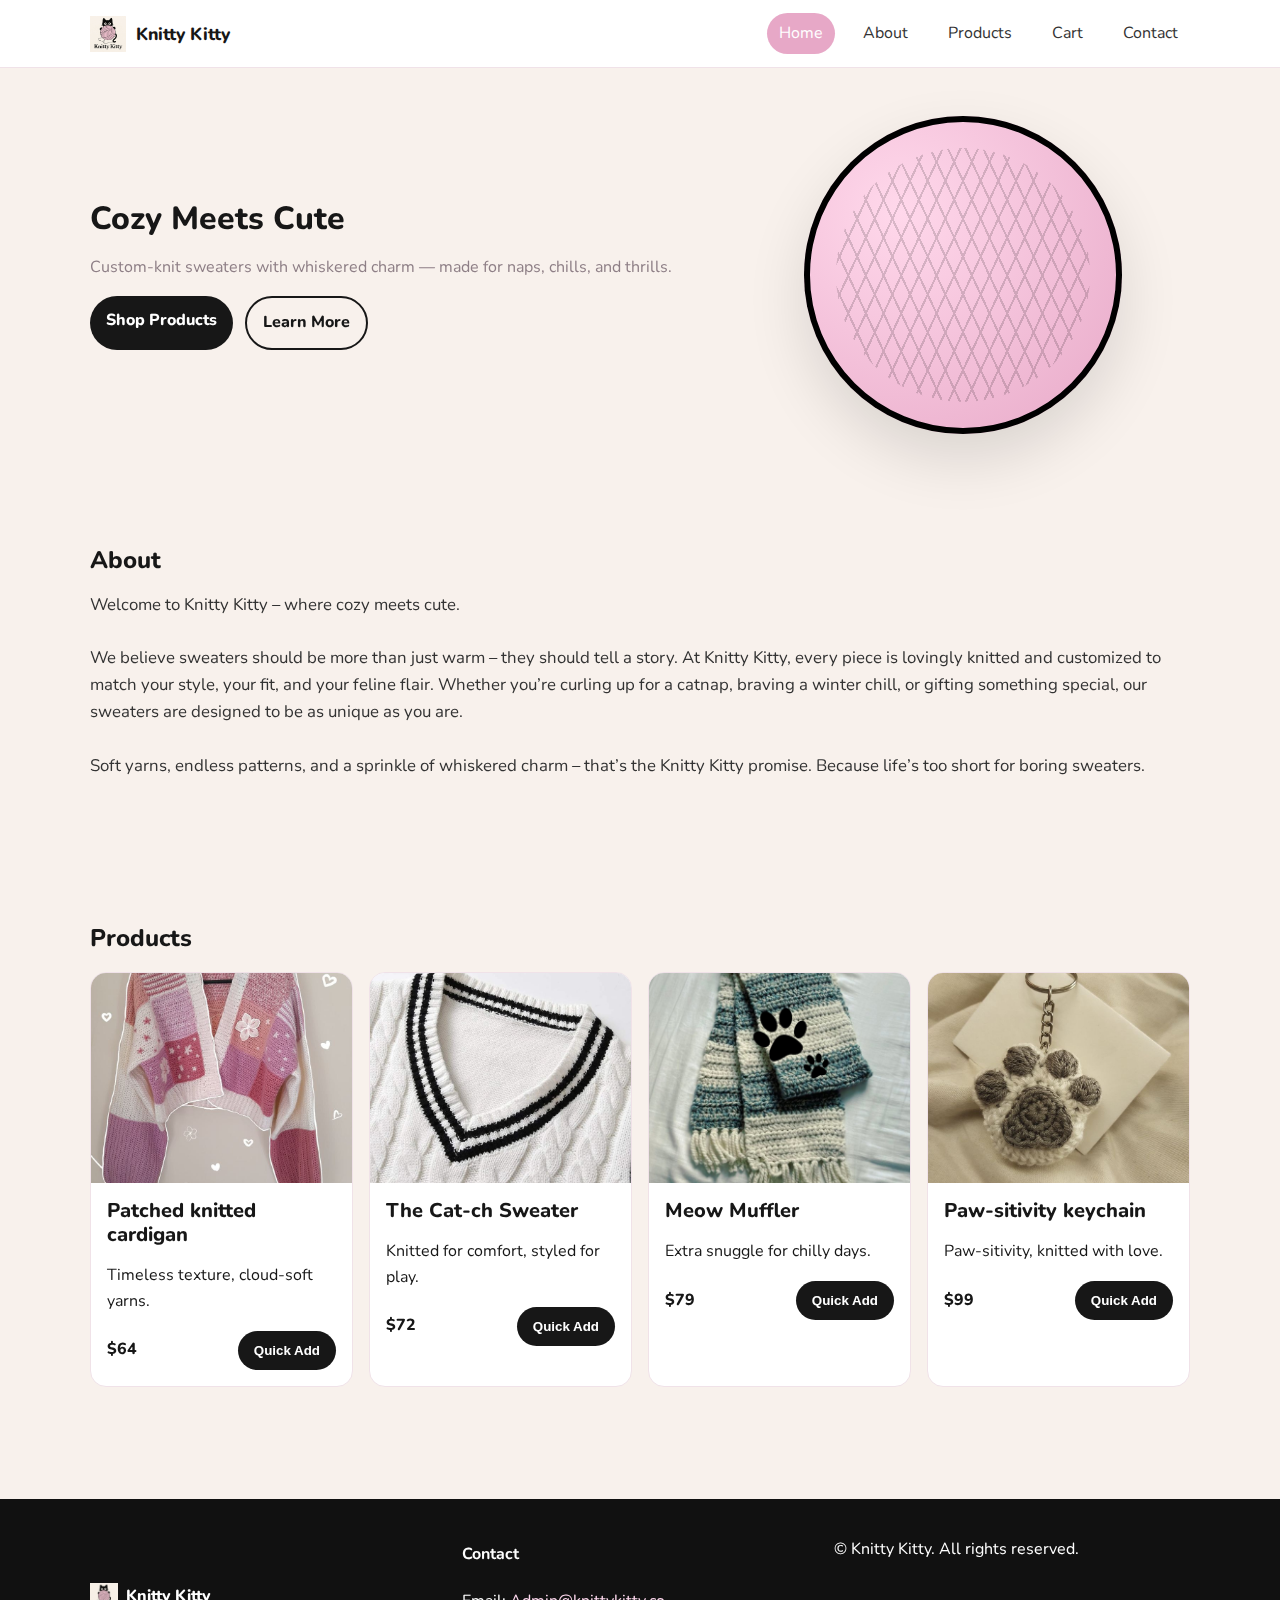
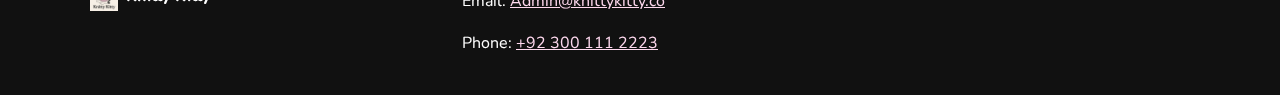
<file: knitty kitty/index.html>
<!doctype html>
<html lang="en">
<head>
  <meta charset="utf-8" />
  <meta name="viewport" content="width=device-width, initial-scale=1" />
  <title>Knitty Kitty — Cozy Meets Cute</title>
  <link rel="stylesheet" href="styles.css" />
  <script defer src="app.js"></script>
  <script defer src="cart.js"></script>
  <link rel="preconnect" href="https://fonts.googleapis.com">
  <link rel="preconnect" href="https://fonts.gstatic.com" crossorigin>
  <link href="https://fonts.googleapis.com/css2?family=Nunito:wght@400;600;800&display=swap" rel="stylesheet">
</head>
<body>
  <!-- NAVBAR -->
  <header class="navbar">
    <div class="nav-inner container">
      <a class="brand" href="index.html">
        <img src="assets/logo.jpg" alt="Knitty Kitty logo" class="logo">
        <span>Knitty Kitty</span>
      </a>

      <nav id="nav-links" class="nav-links">
        <a href="index.html#home" class="active">Home</a>
        <a href="index.html#about">About</a>
        <a href="index.html#products">Products</a>
        <a href="cart.html">Cart</a>
        <a href="#contact">Contact</a>
      </nav>

      <button id="hamburger" class="hamburger" aria-label="Menu" aria-expanded="false">
        <span></span><span></span><span></span>
      </button>
    </div>
  </header>

  <!-- HERO / HOME -->
  <main id="home" class="hero container">
    <div class="hero-content">
      <h1>Cozy Meets Cute</h1>
      <p>Custom-knit sweaters with whiskered charm — made for naps, chills, and thrills.</p>
      <div class="hero-actions">
        <a class="btn btn-dark" href="#products">Shop Products</a>
        <a class="btn btn-outline" href="#about">Learn More</a>
      </div>
    </div>
    <div class="hero-art">
      <!-- Decorative yarn ball -->
      <div class="yarn"></div>
    </div>
  </main>

  <!-- ABOUT -->
  <section id="about" class="section container">
    <h2>About</h2>
    <p class="lead">
      Welcome to Knitty Kitty – where cozy meets cute.<br><br>
      We believe sweaters should be more than just warm – they should tell a story. At Knitty Kitty,
      every piece is lovingly knitted and customized to match your style, your fit, and your feline flair.
      Whether you’re curling up for a catnap, braving a winter chill, or gifting something special,
      our sweaters are designed to be as unique as you are.<br><br>
      Soft yarns, endless patterns, and a sprinkle of whiskered charm – that’s the Knitty Kitty promise.
      Because life’s too short for boring sweaters.
    </p>
  </section>

  <!-- PRODUCTS -->
  <section id="products" class="section container">
    <h2>Products</h2>
    <div class="grid">
      <!-- Product 1 -->
      <article class="card">
        <a href="product1.html" class="card-media">
          <img src="assets/cardigan.jpg" alt="Patched knitted cardigan">
        </a>
        <div class="card-body">
          <h3><a href="product1.html">Patched knitted cardigan</a></h3>
          <p>Timeless texture, cloud-soft yarns.</p>
          <div class="price-row">
            <span class="price">$64</span>
            <button class="btn btn-dark add-quick"
             data-id="1" 
             data-name="Patched knitted cardigan" 
             data-price="64" 
             data-image="assets/cardigan.jpg">Quick Add</button>
          </div>
        </div>
      </article>
      <!-- Product 2 -->
      <article class="card">
        <a href="product2.html" class="card-media">
          <img src="assets/catch.jpg" alt="The Cat-ch Sweater">
        </a>
        <div class="card-body">
          <h3><a href="product2.html">The Cat-ch Sweater</a></h3>
          <p> Knitted for comfort, styled for play.</p>
          <div class="price-row">
            <span class="price">$72</span>
            <button class="btn btn-dark add-quick" data-id="2" data-name="The Cat-ch Sweater" data-price="72" data-image="assets/catch.jpg">Quick Add</button>
          </div>
        </div>
      </article>
      <!-- Product 3 -->
      <article class="card">
        <a href="product3.html" class="card-media">
          <img src="assets/muffler.jpg" alt="Meow Muffler">
        </a>
        <div class="card-body">
          <h3><a href="product3.html">Meow Muffler</a></h3>
          <p>Extra snuggle for chilly days.</p>
          <div class="price-row">
            <span class="price">$79</span>
            <button class="btn btn-dark add-quick" data-id="3" data-name="Meow Muffler" data-price="79" data-image="assets/muffler.jpg">Quick Add</button>
          </div>
        </div>
      </article>
      <!-- Product 4 -->
      <article class="card">
        <a href="product4.html" class="card-media">
          <img src="assets/keychain.jpg" alt="Paw-sitivity keychain">
        </a>
        <div class="card-body">
          <h3><a href="product4.html">Paw-sitivity keychain</a></h3>
          <p>Paw-sitivity, knitted with love.</p>
          <div class="price-row">
            <span class="price">$99</span>
            <button class="btn btn-dark add-quick" data-id="4" data-name="Paw-sitivity keychain" data-price="99" data-image="assets/keychain.jpg">Quick Add</button>
          </div>
        </div>
      </article>
    </div>
  </section>

  <!-- FOOTER -->
  <footer id="contact" class="footer">
    <div class="container footer-grid">
      <div class="footer-brand">
        <img src="assets/logo.jpg" alt="Knitty Kitty logo" class="logo small">
        <span>Knitty Kitty</span>
      </div>
      <div class="contact">
        <h4>Contact</h4>
        <p>Email: <a href="mailto:hello@knittykitty.co">Admin@knittykitty.co</a></p>
        <p>Phone: <a href="tel:+923001112223">+92 300 111 2223</a></p>
      </div>
      <div class="legal">
        <p>© <span id="year"></span> Knitty Kitty. All rights reserved.</p>
      </div>
    </div>
  </footer>
 

</body>
</html>
</file>
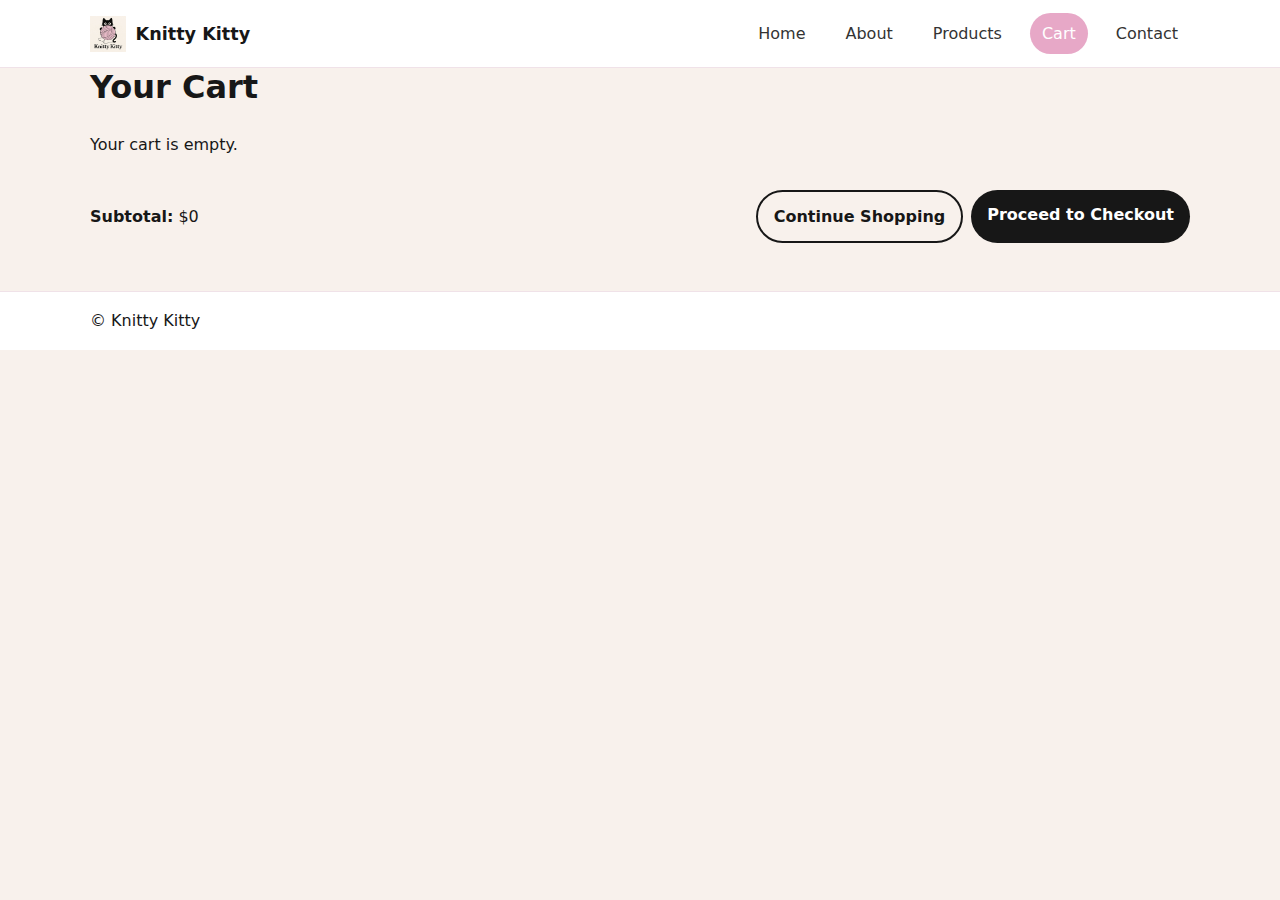
<file: knitty kitty/cart.html>
<!doctype html>
<html lang="en">
<head>
  <meta charset="utf-8" />
  <meta name="viewport" content="width=device-width, initial-scale=1" />
  <title>Your Cart — Knitty Kitty</title>
  <link rel="stylesheet" href="styles.css" />
  <script defer src="app.js"></script>
  <script defer src="cart.js"></script>
</head>
<body class="subpage">
  <header class="navbar">
    <div class="nav-inner container">
      <a class="brand" href="index.html"><img src="assets/logo.jpg" class="logo" alt=""><span>Knitty Kitty</span></a>
      <nav class="nav-links">
        <a href="index.html#home">Home</a>
        <a href="index.html#about">About</a>
        <a href="index.html#products">Products</a>
        <a href="cart.html" class="active">Cart</a>
        <a href="index.html#contact">Contact</a>
      </nav>
    </div>
  </header>

  <main class="container cart-page">
    <h1>Your Cart</h1>
    <div id="cart-items" class="cart-items"></div>
    <div class="cart-summary">
      <div><strong>Subtotal:</strong> <span id="cart-subtotal">$0</span></div>
      <div class="cart-actions">
        <a href="index.html#products" class="btn btn-outline">Continue Shopping</a>
        <a href="checkout.html" class="btn btn-dark" id="to-checkout">Proceed to Checkout</a>
      </div>
    </div>
  </main>

  <footer class="footer simple"><div class="container">© <span id="year"></span> Knitty Kitty</div></footer>
 

</body>
</html>
</file>
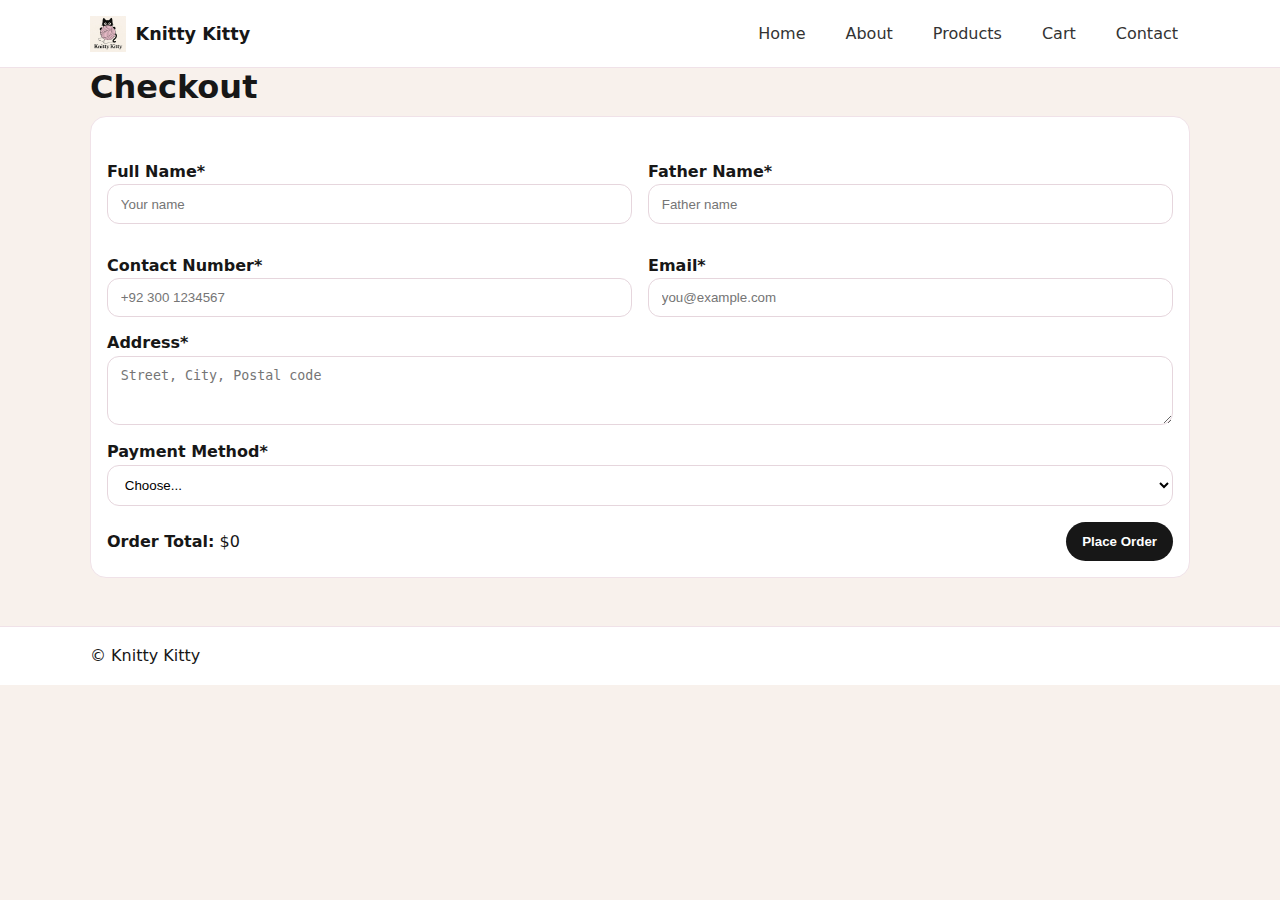
<file: knitty kitty/checkout.html>
<!doctype html>
<html lang="en">
<head>
  <meta charset="utf-8" />
  <meta name="viewport" content="width=device-width, initial-scale=1" />
  <title>Checkout — Knitty Kitty</title>
  <link rel="stylesheet" href="styles.css" />
  <script defer src="app.js"></script>
</head>
<body class="subpage">
  <header class="navbar">
    <div class="nav-inner container">
      <a class="brand" href="index.html"><img src="assets/logo.jpg" class="logo" alt=""><span>Knitty Kitty</span></a>
      <nav class="nav-links">
        <a href="index.html#home">Home</a>
        <a href="index.html#about">About</a>
        <a href="index.html#products">Products</a>
        <a href="cart.html">Cart</a>
        <a href="index.html#contact">Contact</a>
      </nav>
    </div>
  </header>

  <main class="container checkout-page">
    <h1>Checkout</h1>
    <form id="checkout-form" class="form cardish">
      <div class="grid two">
        <label>Full Name*
          <input type="text" name="name" required placeholder="Your name">
        </label>
        <label>Father Name*
          <input type="text" name="fatherName" required placeholder="Father name">
        </label>
        <label>Contact Number*
          <input type="tel" name="phone" required pattern="^\\+?[0-9\\-\\s]{7,15}$" placeholder="+92 300 1234567">
        </label>
        <label>Email*
          <input type="email" name="email" required placeholder="you@example.com">
        </label>
      </div>

      <label>Address*
        <textarea name="address" rows="3" required placeholder="Street, City, Postal code"></textarea>
      </label>

      <label>Payment Method*
        <select name="payment" required>
          <option value="" disabled selected>Choose...</option>
          <option>Cash on Delivery</option>
          <option>Credit/Debit Card</option>
          <option>Bank Transfer</option>
          <option>EasyPaisa/JazzCash</option>
        </select>
      </label>

      <div class="checkout-summary">
        <div><strong>Order Total:</strong> <span id="checkout-total">$0</span></div>
        <button class="btn btn-dark" type="submit">Place Order</button>
      </div>
    </form>
  </main>

  <footer class="footer simple"><div class="container">© <span id="year"></span> Knitty Kitty</div></footer>
 <script src="app.js"></script>
</body>
</html>
</file>
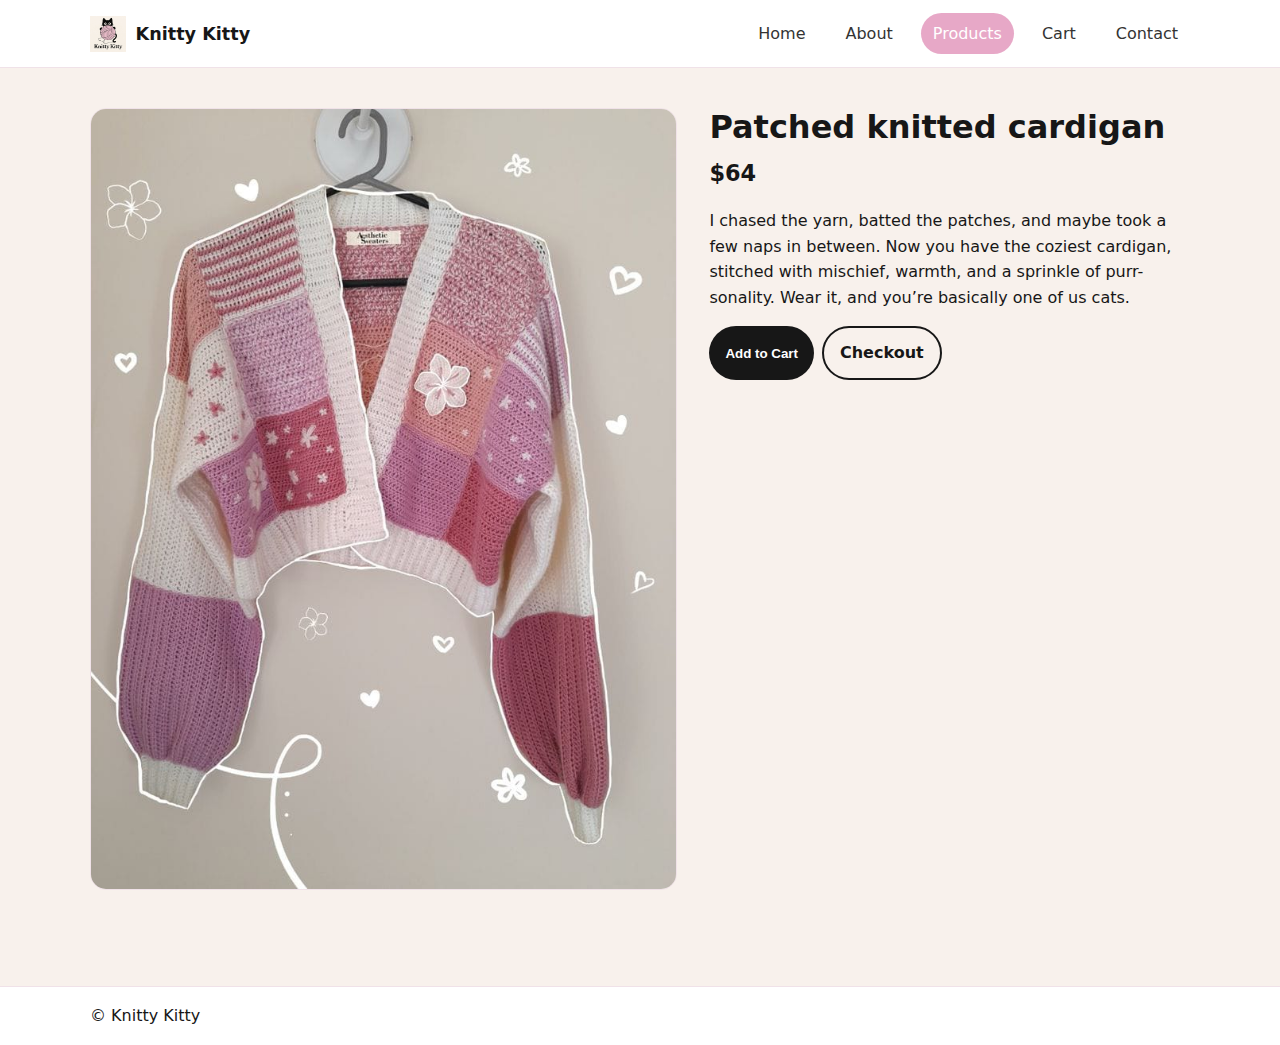
<file: knitty kitty/product1.html>
<!doctype html>
<html lang="en">
<head>
  <meta charset="utf-8" />
  <meta name="viewport" content="width=device-width, initial-scale=1" />
  <title>Patched knitted cardigan — Knitty Kitty</title>
  <link rel="stylesheet" href="styles.css" />
  <script defer src="app.js"></script>
</head>
<body class="subpage">
  <header class="navbar">
    <div class="nav-inner container">
      <a class="brand" href="index.html">
        <img src="assets/logo.jpg" alt="Knitty Kitty" class="logo"><span>Knitty Kitty</span>
      </a>
      <nav class="nav-links">
        <a href="index.html#home">Home</a>
        <a href="index.html#about">About</a>
        <a href="index.html#products" class="active">Products</a>
        <a href="cart.html">Cart</a>
        <a href="index.html#contact">Contact</a>
      </nav>
    </div>
  </header>

  <main class="product container">
    <div class="product-media">
      <img src="assets/cardigan.jpg" alt="Patched knitted cardigan">
    </div>
    <div class="product-info">
      <h1>Patched knitted cardigan</h1>
      <p class="price">$64</p>
      <p>I chased the yarn, batted the patches, and maybe took a few naps in between. Now you have the coziest cardigan, stitched with mischief, warmth, and a sprinkle of purr-sonality. Wear it, and you’re basically one of us cats.
</p>
      <div class="action-row">
        <button class="btn btn-dark add-to-cart"
                data-id="1"
                data-name="Patched knitted cardigan"
                data-price="64"
                data-image="assets/cardigan.jpg">
          Add to Cart
        </button>
        <a class="btn btn-outline" href="checkout.html">Checkout</a>
      </div>
    </div>
  </main>

  <footer class="footer simple">
    <div class="container">© <span id="year"></span> Knitty Kitty</div>
  </footer>
   <script src="app.js"></script>
</body>
</html>
</file>
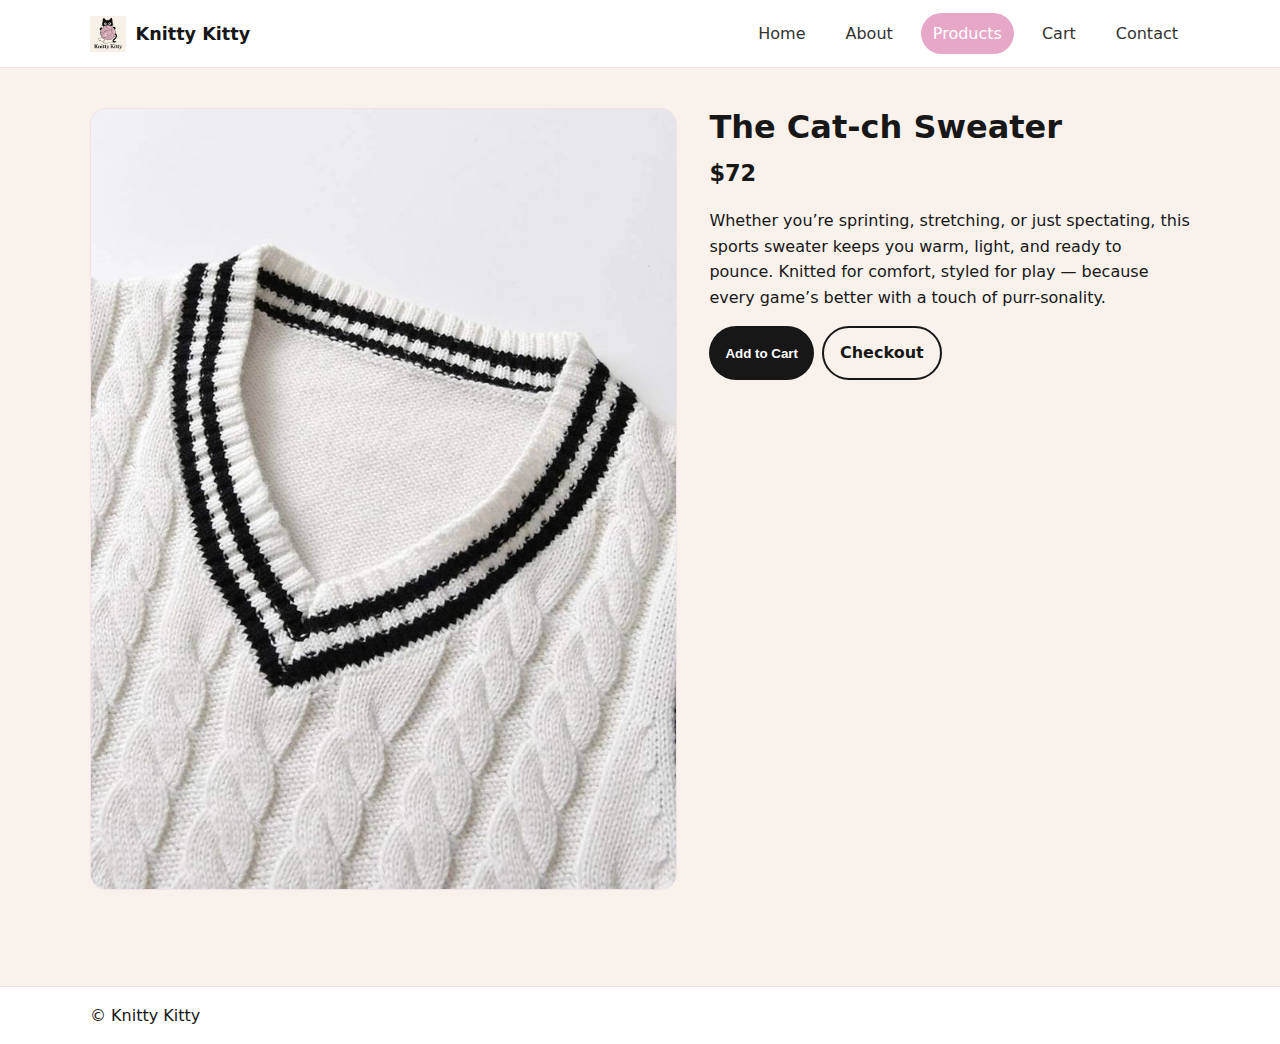
<file: knitty kitty/product2.html>
<!doctype html>
<html lang="en">
<head>
  <meta charset="utf-8" />
  <meta name="viewport" content="width=device-width, initial-scale=1" />
  <title>Whisker Pattern — Knitty Kitty</title>
  <link rel="stylesheet" href="styles.css" />
  <script defer src="app.js"></script>
</head>
<body class="subpage">
  <header class="navbar">
    <div class="nav-inner container">
      <a class="brand" href="index.html"><img src="assets/logo.jpg" class="logo" alt=""><span>Knitty Kitty</span></a>
      <nav class="nav-links">
        <a href="index.html#home">Home</a>
        <a href="index.html#about">About</a>
        <a href="index.html#products" class="active">Products</a>
        <a href="cart.html">Cart</a>
        <a href="index.html#contact">Contact</a>
      </nav>
    </div>
  </header>

  <main class="product container">
    <div class="product-media">
      <img src="assets/catch.jpg" alt="The Cat-ch Sweater">
    </div>
    <div class="product-info">
      <h1>The Cat-ch Sweater</h1>
      <p class="price">$72</p>
      <p>Whether you’re sprinting, stretching, or just spectating, this sports sweater keeps you warm, light, and ready to pounce. Knitted for comfort, styled for play —
         because every game’s better with a touch of purr-sonality.</p>
      <div class="action-row">
        <button class="btn btn-dark add-to-cart"
                data-id="2"
                data-name="The Cat-ch Sweater"
                data-price="72"
                data-image="assets/catch.jpg">
          Add to Cart
        </button>
        <a class="btn btn-outline" href="checkout.html">Checkout</a>
      </div>
    </div>
  </main>
  <footer class="footer simple"><div class="container">© <span id="year"></span> Knitty Kitty</div></footer>
 <script src="app.js"></script>
</body>
</html>
</file>
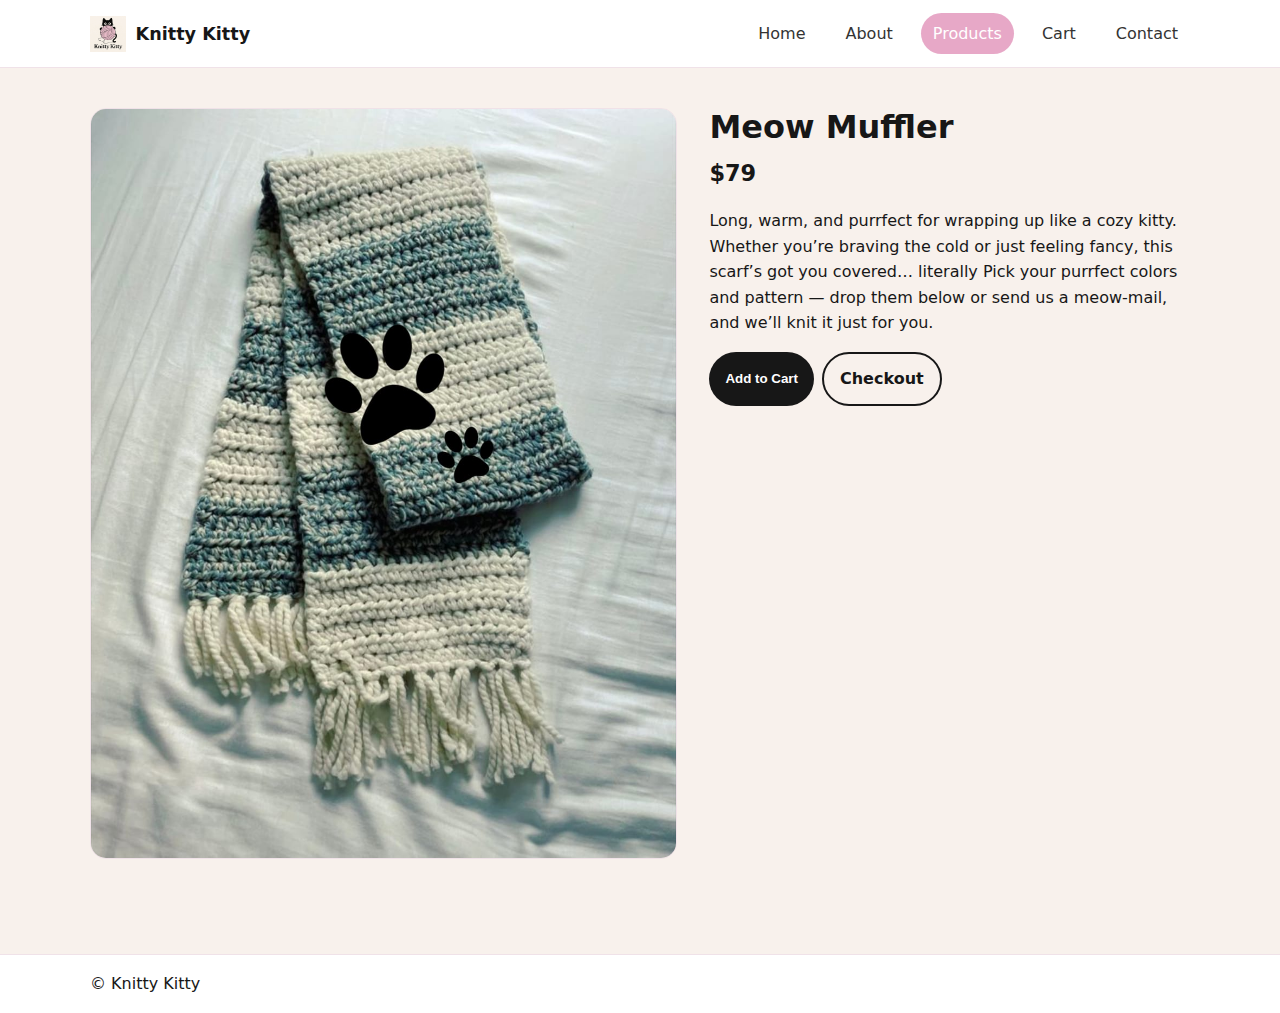
<file: knitty kitty/product3.html>
<!doctype html>
<html lang="en">
<head>
  <meta charset="utf-8" />
  <meta name="viewport" content="width=device-width, initial-scale=1" />
  <title>Meow Muffler — Knitty Kitty</title>
  <link rel="stylesheet" href="styles.css" />
  <script defer src="app.js"></script>
</head>
<body class="subpage">
  <header class="navbar">
    <div class="nav-inner container">
      <a class="brand" href="index.html"><img src="assets/logo.jpg" class="logo" alt=""><span>Knitty Kitty</span></a>
      <nav class="nav-links">
        <a href="index.html#home">Home</a>
        <a href="index.html#about">About</a>
        <a href="index.html#products" class="active">Products</a>
        <a href="cart.html">Cart</a>
        <a href="index.html#contact">Contact</a>
      </nav>
    </div>
  </header>

  <main class="product container">
    <div class="product-media">
      <img src="assets/muffler.jpg" alt="Meow Muffler">
    </div>
    <div class="product-info">
      <h1>Meow Muffler</h1>
      <p class="price">$79</p>
      <p>Long, warm, and purrfect for wrapping up like a cozy kitty.  Whether you’re braving the cold or just feeling fancy, this scarf’s got you covered… literally
Pick your purrfect colors and pattern — drop them below or send us a meow-mail, and we’ll knit it just for you.</p>
      <div class="action-row">
        <button class="btn btn-dark add-to-cart"
                data-id="3"
                data-name="Meow Muffler"
                data-price="79"
                data-image="assets/muffler.jpg">
          Add to Cart
        </button>
        <a class="btn btn-outline" href="checkout.html">Checkout</a>
      </div>
    </div>
  </main>

  <footer class="footer simple"><div class="container">© <span id="year"></span> Knitty Kitty</div></footer>
 <script src="app.js"></script>
</body>
</html>
</file>
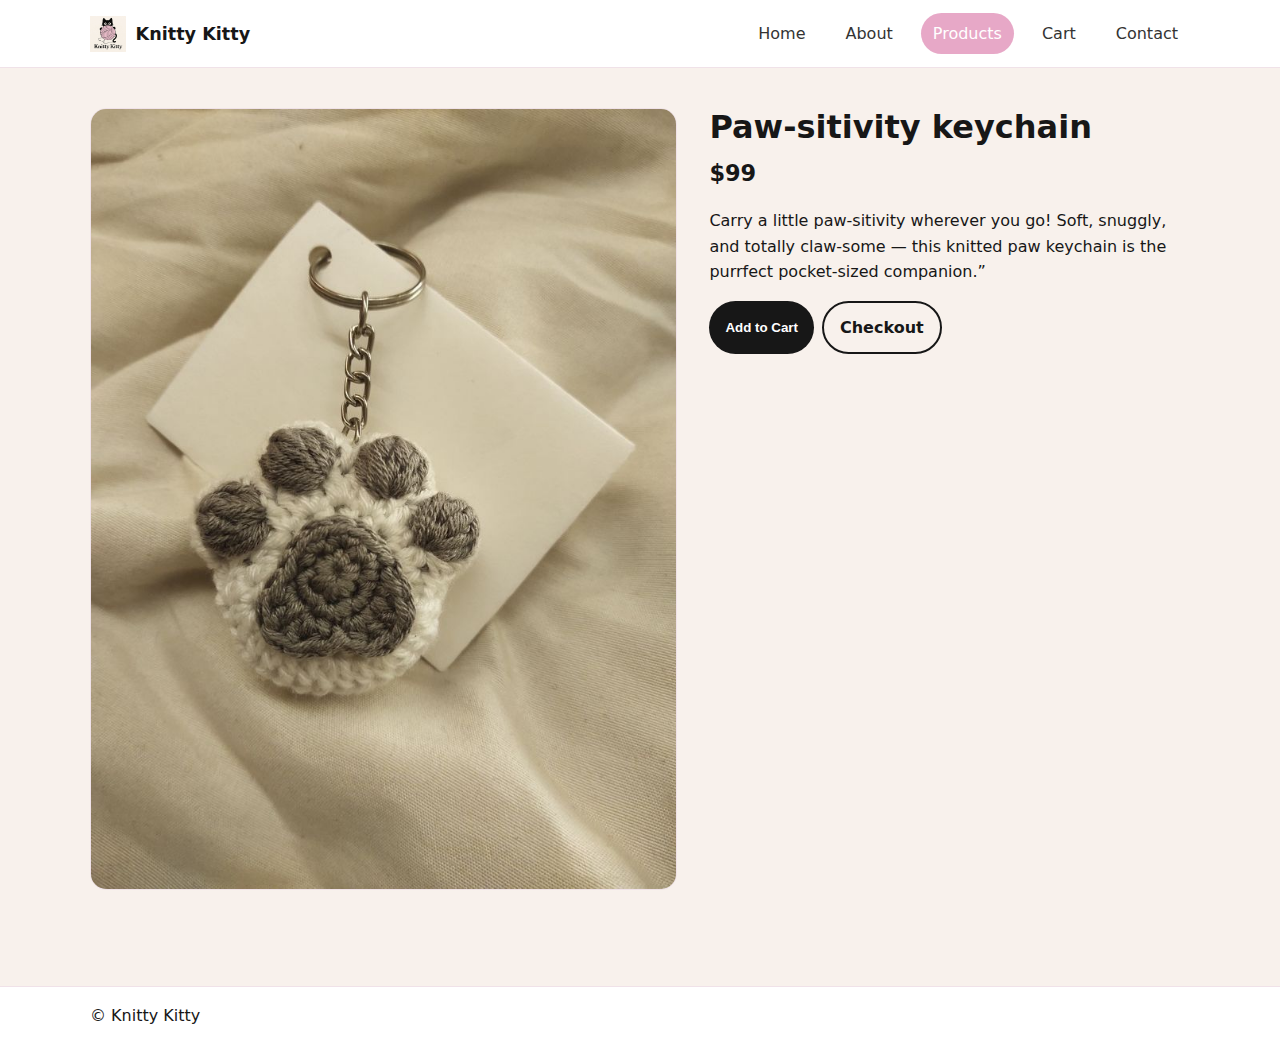
<file: knitty kitty/product4.html>
<!doctype html>
<html lang="en">
<head>
  <meta charset="utf-8" />
  <meta name="viewport" content="width=device-width, initial-scale=1" />
  <title>Paw-sitivity keychain — Knitty Kitty</title>
  <link rel="stylesheet" href="styles.css" />
  <script defer src="app.js"></script>
</head>
<body class="subpage">
  <header class="navbar">
    <div class="nav-inner container">
      <a class="brand" href="index.html"><img src="assets/logo.jpg" class="logo" alt=""><span>Knitty Kitty</span></a>
      <nav class="nav-links">
        <a href="index.html#home">Home</a>
        <a href="index.html#about">About</a>
        <a href="index.html#products" class="active">Products</a>
        <a href="cart.html">Cart</a>
        <a href="index.html#contact">Contact</a>
      </nav>
    </div>
  </header>

  <main class="product container">
    <div class="product-media">
      <img src="assets/keychain.jpg" alt="Paw-sitivity keychain">
    </div>
    <div class="product-info">
      <h1>Paw-sitivity keychain</h1>
      <p class="price">$99</p>
      <p>Carry a little paw-sitivity wherever you go! Soft, snuggly, and totally claw-some — 
        this knitted paw keychain is the purrfect pocket-sized companion.”</p>
      <div class="action-row">
        <button class="btn btn-dark add-to-cart"
                data-id="4"
                data-name="Paw-sitivity keychain"
                data-price="99"
                data-image="assets/keychain.jpg">
          Add to Cart
        </button>
        <a class="btn btn-outline" href="checkout.html">Checkout</a>
      </div>
    </div>
  </main>

  <footer class="footer simple"><div class="container">© <span id="year"></span> Knitty Kitty</div></footer>
 <script src="app.js"></script>
</body>
</html>
</file>
<file: knitty kitty/styles.css>
/* ====== Theme ====== */
:root{
  --cream:#f8f1ec;
  --pink:#e7a8c7;
  --pink-500:#d98bb7;
  --ink:#171717;
  --ink-70:#333;
  --muted:#8e7f86;
  --card:#fff8f4;
  --ring:rgba(233,133,186,0.55);
  --radius:16px;
}

*{box-sizing:border-box}
html{scroll-behavior:smooth}
body{
  margin:0;
  font-family:'Nunito',system-ui,-apple-system,Segoe UI,Roboto,Arial,sans-serif;
  color:var(--ink);
  background:var(--cream);
  line-height:1.6;
}

/* ====== Layout ====== */
.container{width:min(1100px, 92%); margin:auto}
.section{padding:4rem 0}
h1,h2,h3{line-height:1.2; margin:0 0 .6rem}
h1{font-size:clamp(2rem,3vw+1rem,3rem); font-weight:800}
h2{font-size:clamp(1.5rem,2vw+1rem,2.2rem); font-weight:800}
h3{font-size:1.25rem; font-weight:800}
.lead{font-size:1.05rem; color:var(--ink-70)}

/* ====== Navbar ====== */
.navbar{
  position:sticky; top:0; z-index:50;
  background:#fff; border-bottom:1px solid #f0e2e8;
}
.nav-inner{display:flex; align-items:center; justify-content:space-between; padding:.8rem 0}
.brand{display:flex; align-items:center; gap:.6rem; text-decoration:none; color:var(--ink); font-weight:800; font-size:1.1rem}
.logo{width:36px; height:36px; object-fit:contain}
.logo.small{width:28px; height:28px}
.nav-links{display:flex; gap:1rem}
.nav-links a{
  text-decoration:none; color:var(--ink-70); padding:.5rem .75rem; border-radius:999px;
}
.nav-links a:hover, .nav-links a.active{background:var(--pink); color:#fff}

/* Mobile Menu */
.hamburger{display:none; background:transparent; border:0; padding:.25rem; cursor:pointer}
.hamburger span{display:block; width:26px; height:3px; background:var(--ink); margin:5px 0; border-radius:3px; transition:.25s}

@media (max-width: 860px){
  .hamburger{display:block}
  .nav-links{
    position:absolute; right:1rem; top:64px; background:#fff; border:1px solid #f0e2e8;
    border-radius:var(--radius); padding:.5rem; flex-direction:column; min-width:200px;
    box-shadow:0 14px 40px rgba(0,0,0,.06); display:none;
  }
  .nav-links.show{display:flex}
}

/* ====== Hero ====== */
.hero{display:grid; grid-template-columns:1.15fr .85fr; gap:2rem; align-items:center; padding:3rem 0}
.hero-content p{color:var(--muted)}
.hero-actions{display:flex; gap:.75rem; margin-top:1rem}
.btn{
  appearance:none; border:0; padding:.75rem 1rem; border-radius:999px; font-weight:800;
  cursor:pointer; text-decoration:none; display:inline-block; text-align:center;
}
.btn-dark{background:var(--ink); color:#fff}
.btn-outline{background:transparent; border:2px solid var(--ink); color:var(--ink)}
.btn-dark:hover{filter:brightness(0.95)}
.btn-outline:hover{background:var(--ink); color:#fff}

/* Decorative yarn */
.hero-art{display:flex; align-items:center; justify-content:center}
.yarn{
  width:min(320px,70%); aspect-ratio:1/1; border-radius:50%;
  background:radial-gradient(circle at 30% 30%, #ffd8eb, var(--pink));
  box-shadow:inset 0 0 0 6px #000, 0 25px 60px rgba(0,0,0,.12);
  position:relative;
}
.yarn:after{
  content:""; position:absolute; inset:10%; border-radius:50%;
  background:
    repeating-linear-gradient(115deg,#000 0 2px, transparent 2px 16px),
    repeating-linear-gradient(-115deg,#000 0 2px, transparent 2px 16px);
  mix-blend-mode:multiply; opacity:.15;
}

@media (max-width: 900px){
  .hero{grid-template-columns:1fr; text-align:center}
  .hero-actions{justify-content:center}
}

/* ====== Cards / Grid ====== */
.grid{display:grid; grid-template-columns:repeat(4,1fr); gap:1rem; margin-top:1.2rem}
@media (max-width: 1000px){ .grid{grid-template-columns:repeat(3,1fr)} }
@media (max-width: 740px){ .grid{grid-template-columns:repeat(2,1fr)} }
@media (max-width: 480px){ .grid{grid-template-columns:1fr} }

.card{
  background:#fff; border:1px solid #f0e2e8; border-radius:var(--radius); overflow:hidden;
  transition:transform .2s ease, box-shadow .2s ease;
}
.card:hover{transform:translateY(-3px); box-shadow:0 18px 40px rgba(0,0,0,.08)}
.card-media img{width:100%; height:210px; object-fit:cover; display:block}
.card-body{padding:1rem}
.card-body h3 a{text-decoration:none; color:var(--ink)}
.price-row{display:flex; align-items:center; justify-content:space-between; margin-top:.6rem}
.price{font-weight:800}

/* ====== Product Page ====== */
.product{display:grid; grid-template-columns:1.1fr .9fr; gap:2rem; padding:2.5rem 0}
.product-media img{width:100%; border-radius:var(--radius); border:1px solid #f0e2e8; background:#fff}
.product-info .price{font-size:1.4rem; color:var(--ink); margin:.2rem 0 1rem}
.action-row{display:flex; gap:.5rem; flex-wrap:wrap}
.subpage .navbar{position:static}

/* ====== Cart ====== */
.cart-items{display:grid; gap:.75rem}
.cart-item{
  display:grid; grid-template-columns:80px 1fr auto; gap:1rem; align-items:center;
  padding:.75rem; background:#fff; border:1px solid #f0e2e8; border-radius:var(--radius);
}
.cart-item img{width:80px; height:80px; object-fit:cover; border-radius:12px}
.cart-item h4{margin:0}
.qty{display:flex; align-items:center; gap:.4rem}
.qty button{padding:.35rem .6rem; border-radius:8px; border:1px solid #ddd; background:#fff; cursor:pointer}
.cart-summary{margin-top:1rem; display:flex; align-items:center; justify-content:space-between; gap:1rem}
.cart-actions{display:flex; gap:.5rem; flex-wrap:wrap}

/* ====== Checkout ====== */
.form label{display:block; font-weight:700; margin:.4rem 0}
.form input, .form textarea, .form select{
  width:100%; padding:.7rem .8rem; border-radius:12px; border:1px solid #e6d6dd;
  outline:none; background:#fff;
}
.form input:focus, .form textarea:focus, .form select:focus{box-shadow:0 0 0 4px var(--ring)}
.grid.two{display:grid; grid-template-columns:1fr 1fr; gap:1rem}
@media (max-width: 680px){ .grid.two{grid-template-columns:1fr} }
.cardish{background:#fff; border:1px solid #f0e2e8; border-radius:var(--radius); padding:1rem}
.checkout-summary{display:flex; align-items:center; justify-content:space-between; margin-top:1rem}

/* ====== Footer ====== */
.footer{margin-top:3rem; background:#111; color:#fff}
.footer .footer-grid{display:grid; grid-template-columns:1fr 1fr 1fr; gap:1rem; padding:1.4rem 0}
.footer a{color:#ffd9ef}
.footer .footer-brand{display:flex; align-items:center; gap:.5rem; font-weight:800}
.footer.simple{background:#fff; color:var(--ink); border-top:1px solid #f0e2e8}
.footer.simple .container{padding:1rem 0}
@media (max-width: 760px){ .footer .footer-grid{grid-template-columns:1fr} }

/* Small niceties */
a{transition:opacity .15s}
a:focus-visible, button:focus-visible{outline:3px solid var(--pink-500); outline-offset:2px}
</file>
